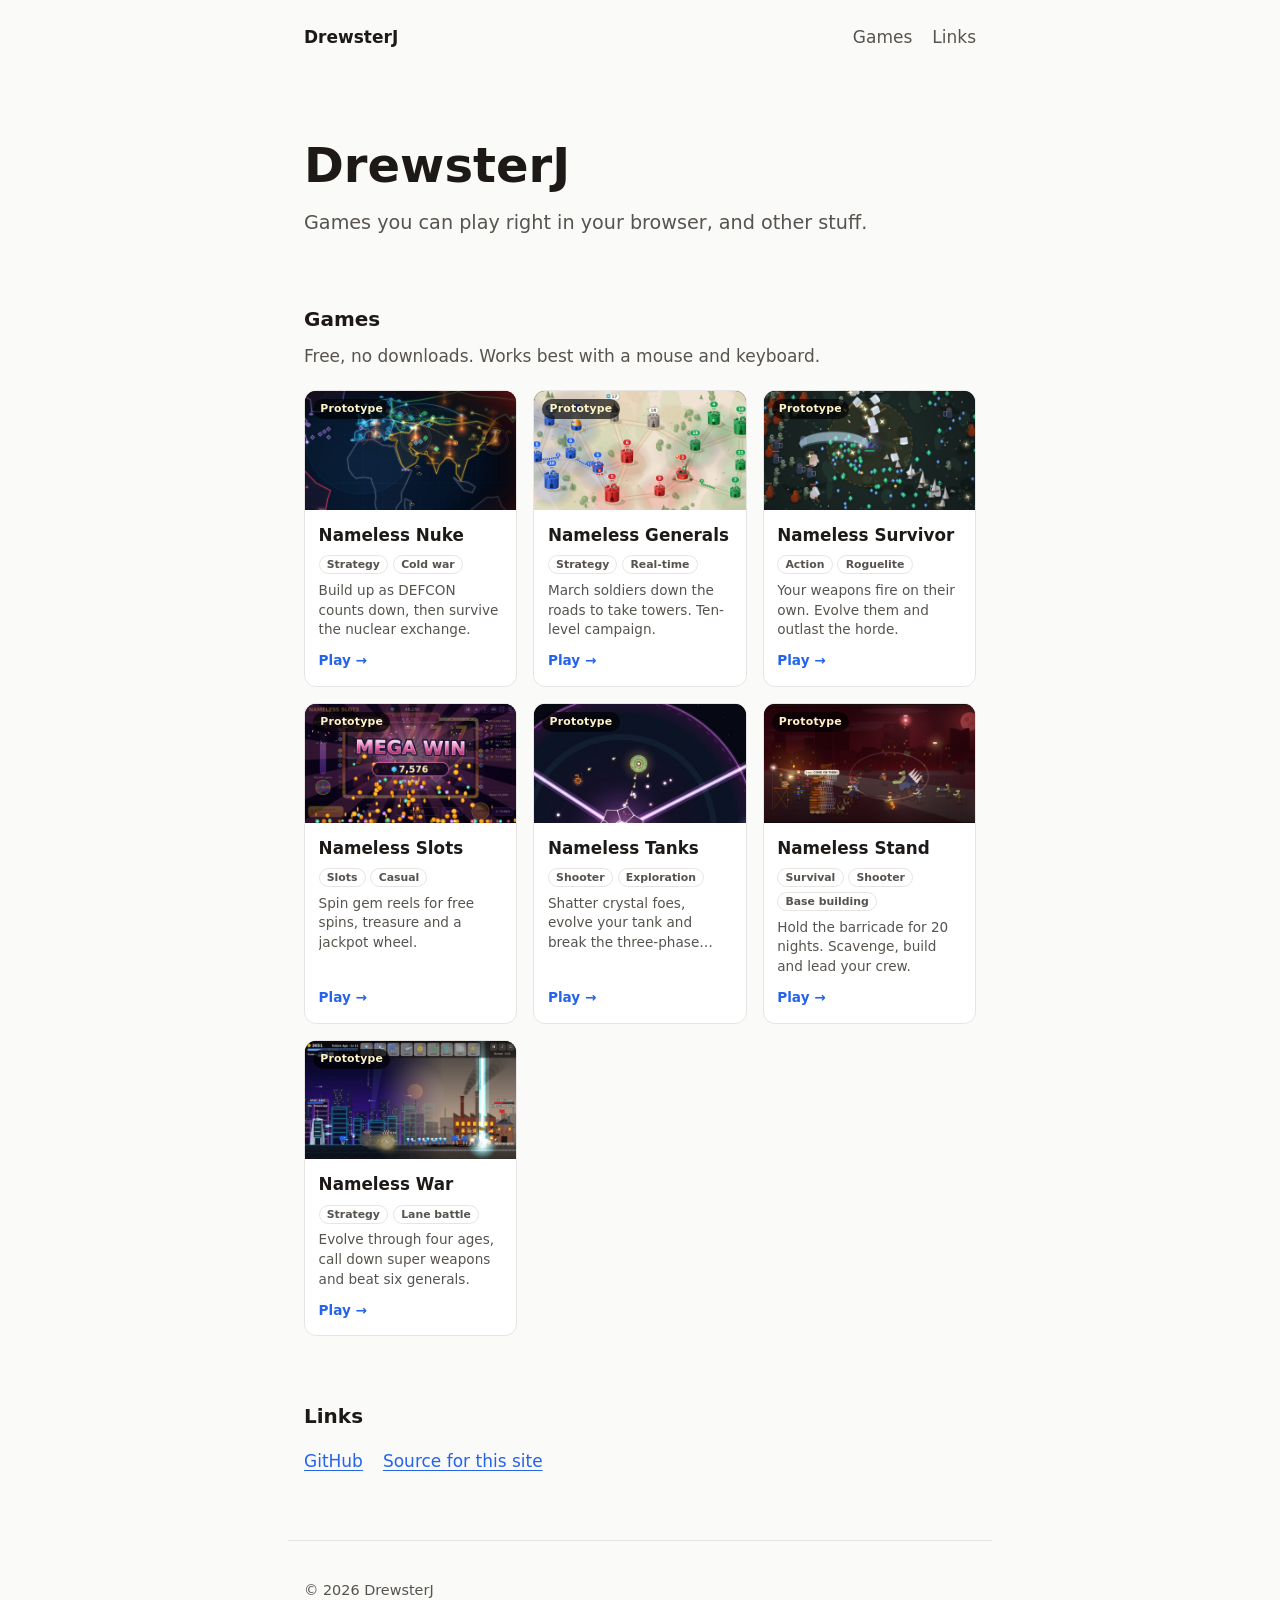
<file: index.html>
<!doctype html>
<html lang="en">
<head>
  <meta charset="utf-8">
  <meta name="viewport" content="width=device-width, initial-scale=1">
  <title>DrewsterJ</title>
  <meta name="description" content="DrewsterJ: games you can play in your browser, and other stuff.">
  <link rel="canonical" href="https://drewsterj.com/">
  <link rel="icon" href="favicon.svg" type="image/svg+xml">
  <link rel="stylesheet" href="style.css">

  <meta property="og:title" content="DrewsterJ">
  <meta property="og:description" content="DrewsterJ: games you can play in your browser, and other stuff.">
  <meta property="og:url" content="https://drewsterj.com/">
  <meta property="og:type" content="website">
  <meta property="og:image" content="https://drewsterj.com/games/nameless-stand/thumb.jpg">
</head>
<body>
  <header class="site-header">
    <a class="brand" href="/">DrewsterJ</a>
    <nav>
      <a href="#games">Games</a>
      <a href="#links">Links</a>
    </nav>
  </header>

  <main>
    <section class="hero">
      <h1>DrewsterJ</h1>
      <p class="lede">Games you can play right in your browser, and other stuff.</p>
    </section>

    <section id="games">
      <div class="section-head">
        <h2>Games</h2>
        <p>Free, no downloads. Works best with a mouse and keyboard.</p>
      </div>
      <ul class="games">
        <!-- One <li> per web game. Thumbnails are 960px wide JPEGs captured from the game. -->
        <li>
          <a class="game" href="games/nameless-nuke/">
            <div class="game-thumb">
              <img src="games/nameless-nuke/thumb.jpg" alt="Nameless Nuke: a glowing world map with continents outlined in team colours and missile trails arcing between them" width="960" height="540" loading="lazy">
              <span class="badge">Prototype</span>
            </div>
            <div class="game-body">
              <h3>Nameless Nuke</h3>
              <ul class="tags">
                <li>Strategy</li>
                <li>Cold war</li>
              </ul>
              <p>Build up as DEFCON counts down, then survive the nuclear exchange.</p>
              <span class="play">Play <span aria-hidden="true">→</span></span>
            </div>
          </a>
        </li>
        <li>
          <a class="game" href="games/nameless-generals/">
            <div class="game-thumb">
              <img src="games/nameless-generals/thumb.jpg" alt="Nameless Generals: blue, red and green towers joined by roads, with columns of soldiers marching between them" width="960" height="540" loading="lazy">
              <span class="badge">Prototype</span>
            </div>
            <div class="game-body">
              <h3>Nameless Generals</h3>
              <ul class="tags">
                <li>Strategy</li>
                <li>Real-time</li>
              </ul>
              <p>March soldiers down the roads to take towers. Ten-level campaign.</p>
              <span class="play">Play <span aria-hidden="true">→</span></span>
            </div>
          </a>
        </li>
        <li>
          <a class="game" href="games/nameless-survivor/">
            <div class="game-thumb">
              <img src="games/nameless-survivor/thumb.jpg" alt="Nameless Survivor: a hooded figure in a ring of light, hurling cleavers and daggers into a horde on a moonlit moor" width="960" height="540" loading="lazy">
              <span class="badge">Prototype</span>
            </div>
            <div class="game-body">
              <h3>Nameless Survivor</h3>
              <ul class="tags">
                <li>Action</li>
                <li>Roguelite</li>
              </ul>
              <p>Your weapons fire on their own. Evolve them and outlast the horde.</p>
              <span class="play">Play <span aria-hidden="true">→</span></span>
            </div>
          </a>
        </li>
        <li>
          <a class="game" href="games/nameless-slots/">
            <div class="game-thumb">
              <img src="games/nameless-slots/thumb.jpg" alt="Nameless Slots: a gold-framed slot machine with gem reels and a winning line of lucky sevens" width="960" height="540" loading="lazy">
              <span class="badge">Prototype</span>
            </div>
            <div class="game-body">
              <h3>Nameless Slots</h3>
              <ul class="tags">
                <li>Slots</li>
                <li>Casual</li>
              </ul>
              <p>Spin gem reels for free spins, treasure and a jackpot wheel.</p>
              <span class="play">Play <span aria-hidden="true">→</span></span>
            </div>
          </a>
        </li>
        <li>
          <a class="game" href="games/nameless-tanks/">
            <div class="game-thumb">
              <img src="games/nameless-tanks/thumb.jpg" alt="Nameless Tanks: a glowing crystal tank fighting geometric enemies in a neon arena" width="960" height="540" loading="lazy">
              <span class="badge">Prototype</span>
            </div>
            <div class="game-body">
              <h3>Nameless Tanks</h3>
              <ul class="tags">
                <li>Shooter</li>
                <li>Exploration</li>
              </ul>
              <p>Shatter crystal foes, evolve your tank and break the three-phase Core.</p>
              <span class="play">Play <span aria-hidden="true">→</span></span>
            </div>
          </a>
        </li>
        <li>
          <a class="game" href="games/nameless-stand/">
            <div class="game-thumb">
              <img src="games/nameless-stand/thumb.jpg" alt="Nameless Stand: survivors behind a barricade shooting at a horde of zombies at night" width="960" height="540" loading="lazy">
              <span class="badge">Prototype</span>
            </div>
            <div class="game-body">
              <h3>Nameless Stand</h3>
              <ul class="tags">
                <li>Survival</li>
                <li>Shooter</li>
                <li>Base building</li>
              </ul>
              <p>Hold the barricade for 20 nights. Scavenge, build and lead your crew.</p>
              <span class="play">Play <span aria-hidden="true">→</span></span>
            </div>
          </a>
        </li>
        <li>
          <a class="game" href="games/nameless-war/">
            <div class="game-thumb">
              <img src="games/nameless-war/thumb.jpg" alt="Nameless War: two armies clash between their castles as rocks rain down" width="960" height="540" loading="lazy">
              <span class="badge">Prototype</span>
            </div>
            <div class="game-body">
              <h3>Nameless War</h3>
              <ul class="tags">
                <li>Strategy</li>
                <li>Lane battle</li>
              </ul>
              <p>Evolve through four ages, call down super weapons and beat six generals.</p>
              <span class="play">Play <span aria-hidden="true">→</span></span>
            </div>
          </a>
        </li>
      </ul>
    </section>

    <section id="links">
      <h2>Links</h2>
      <ul class="links">
        <li><a href="https://github.com/DrewsterJ">GitHub</a></li>
        <li><a href="https://github.com/DrewsterJ/drewsterj.com">Source for this site</a></li>
      </ul>
    </section>
  </main>

  <footer class="site-footer">
    <p>&copy; <span id="year">2026</span> DrewsterJ</p>
  </footer>

  <script>
    document.getElementById("year").textContent = new Date().getFullYear();
  </script>
</body>
</html>
</file>
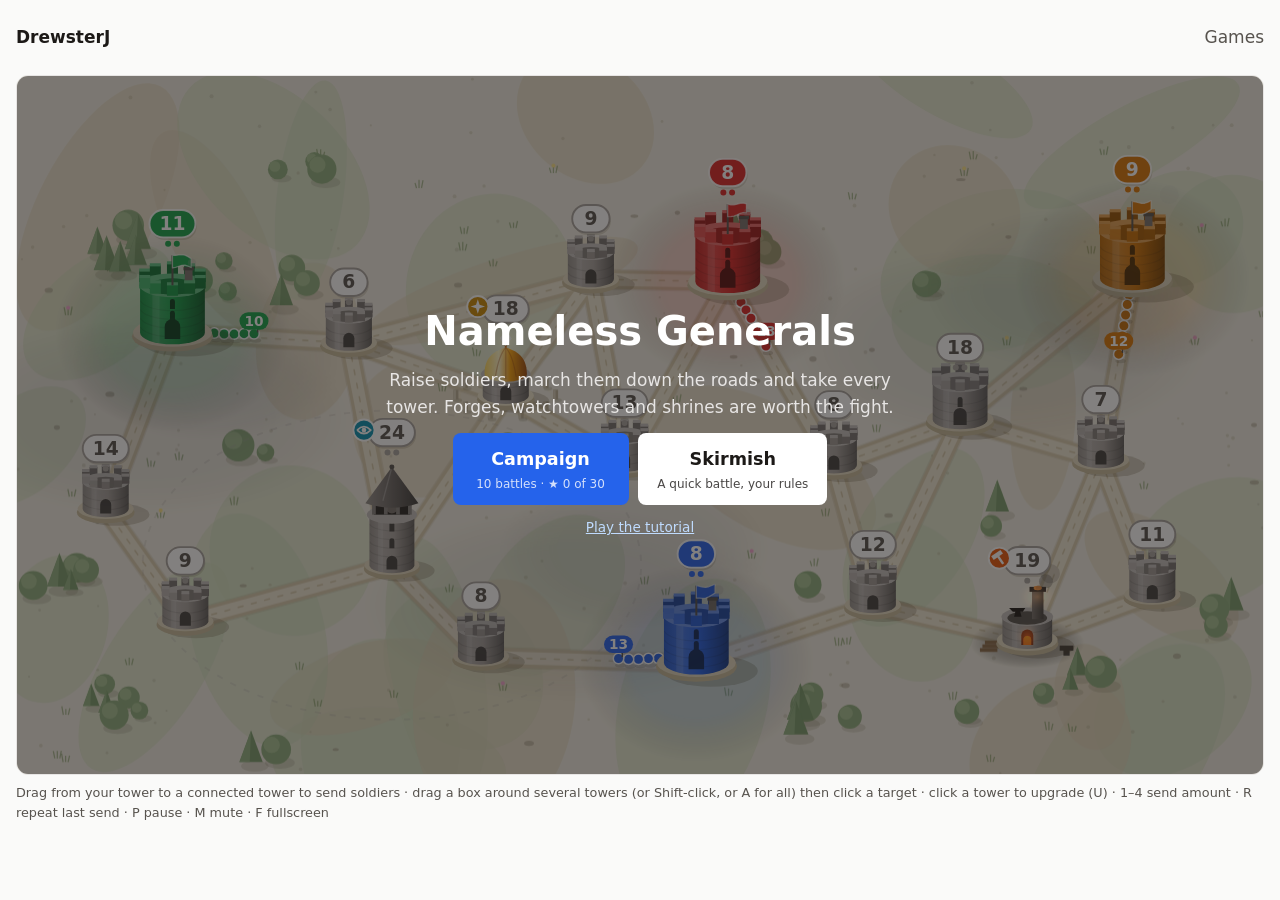
<file: games/nameless-generals/index.html>
<!doctype html>
<html lang="en">
<head>
  <meta charset="utf-8">
  <meta name="viewport" content="width=device-width, initial-scale=1">
  <title>Nameless Generals · DrewsterJ</title>
  <meta name="description" content="Nameless Generals: take towers, raise soldiers and march them along the roads to conquer the map. Ten-level campaign, skirmishes, forges, watchtowers and shrines.">
  <link rel="icon" href="../../favicon.svg" type="image/svg+xml">
  <link rel="stylesheet" href="../../style.css">
  <link rel="stylesheet" href="game.css">
</head>
<body>
  <header class="site-header nw-header">
    <a class="brand" href="../../">DrewsterJ</a>
    <nav>
      <a href="../../#games">Games</a>
    </nav>
  </header>

  <main class="nw">
    <div id="stage" class="nw-stage">
      <canvas id="game" aria-label="Nameless Generals. Drag from your towers to a connected tower to send soldiers. P pauses."></canvas>
      <div id="overlay" class="nw-overlay"></div>
    </div>
    <p class="nw-hint">Drag from your tower to a connected tower to send soldiers · drag a box around several towers (or Shift-click, or A for all) then click a target · click a tower to upgrade (U) · 1–4 send amount · R repeat last send · P pause · M mute · F fullscreen</p>
  </main>

  <script src="game.js"></script>
</body>
</html>
</file>
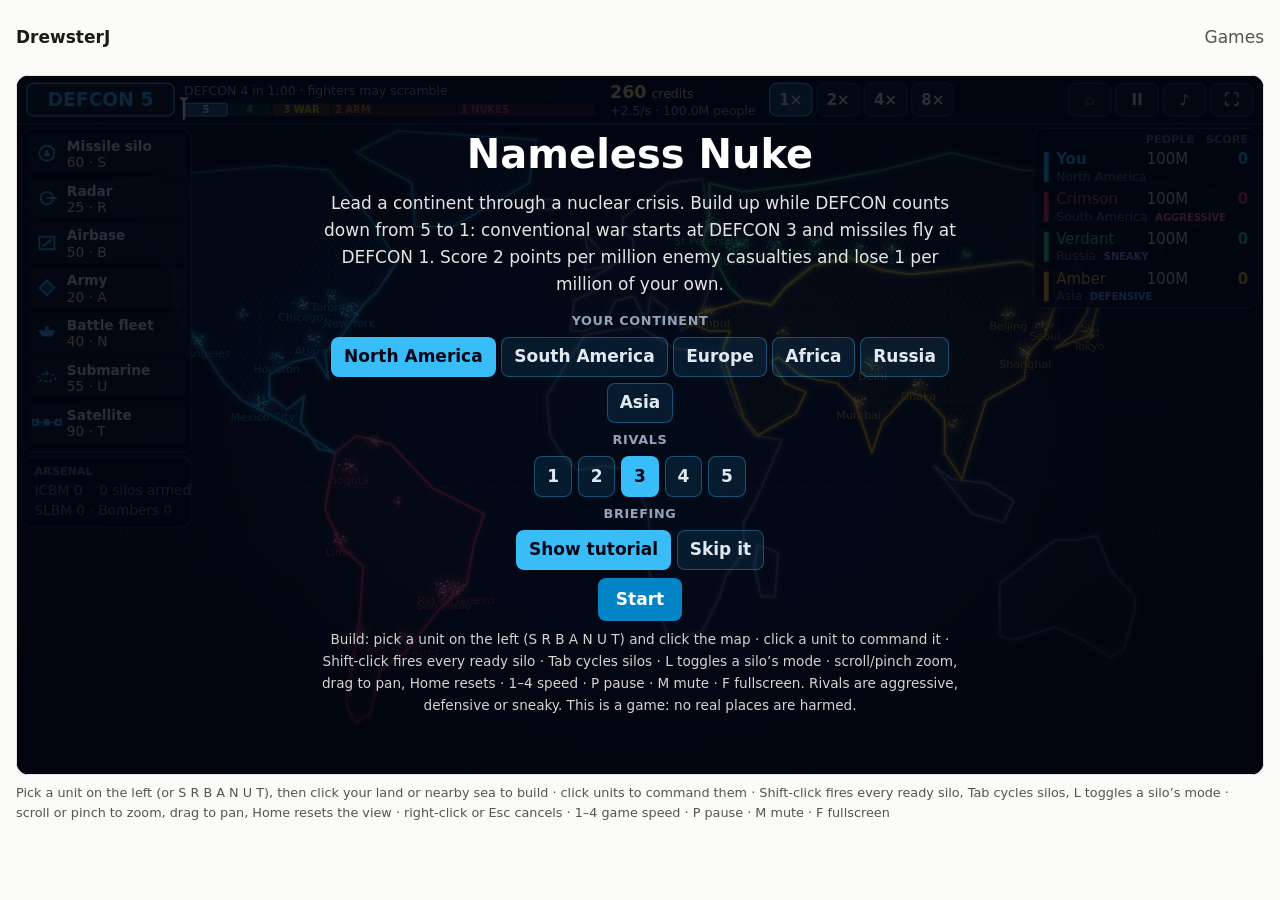
<file: games/nameless-nuke/index.html>
<!doctype html>
<html lang="en">
<head>
  <meta charset="utf-8">
  <meta name="viewport" content="width=device-width, initial-scale=1">
  <title>Nameless Nuke · DrewsterJ</title>
  <meta name="description" content="Nameless Nuke: lead a continent through a nuclear crisis. Build silos, radar, fleets, armies and satellites as DEFCON counts down.">
  <link rel="icon" href="../../favicon.svg" type="image/svg+xml">
  <link rel="stylesheet" href="../../style.css">
  <link rel="stylesheet" href="game.css">
</head>
<body>
  <header class="site-header nw-header">
    <a class="brand" href="../../">DrewsterJ</a>
    <nav>
      <a href="../../#games">Games</a>
    </nav>
  </header>

  <main class="nw">
    <div id="stage" class="nw-stage">
      <canvas id="game" aria-label="Nameless Nuke. Choose a unit on the left and click the map to build; click your units to command them. Scroll to zoom, drag to pan. P pauses."></canvas>
      <div id="overlay" class="nw-overlay"></div>
    </div>
    <p class="nw-hint">Pick a unit on the left (or S R B A N U T), then click your land or nearby sea to build · click units to command them · Shift-click fires every ready silo, Tab cycles silos, L toggles a silo’s mode · scroll or pinch to zoom, drag to pan, Home resets the view · right-click or Esc cancels · 1–4 game speed · P pause · M mute · F fullscreen</p>
  </main>

  <script src="game.js"></script>
</body>
</html>
</file>
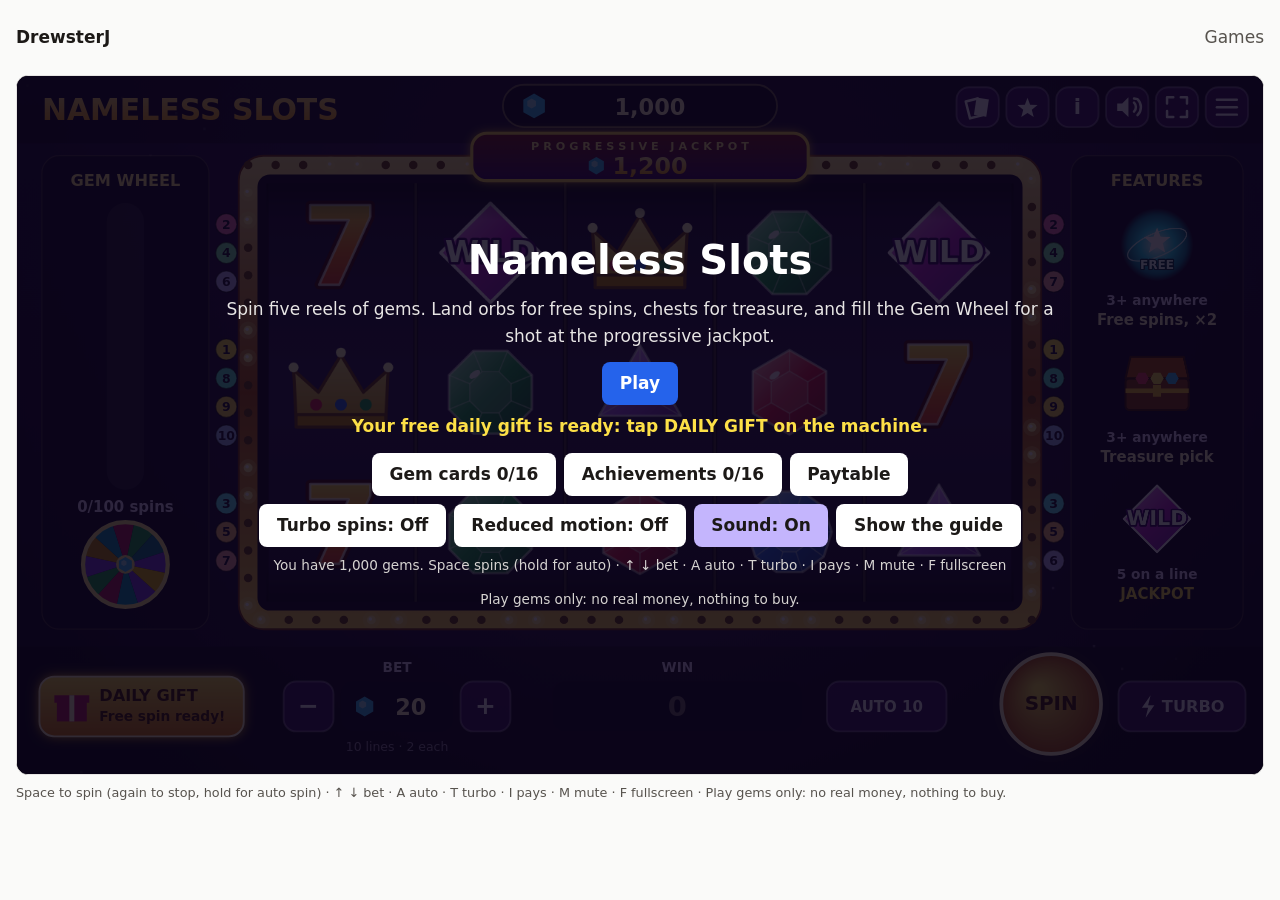
<file: games/nameless-slots/index.html>
<!doctype html>
<html lang="en">
<head>
  <meta charset="utf-8">
  <meta name="viewport" content="width=device-width, initial-scale=1">
  <title>Nameless Slots · DrewsterJ</title>
  <meta name="description" content="Nameless Slots: a gem slot machine with free spins, a treasure pick, a prize wheel, a progressive jackpot and a gem card album. Play gems only.">
  <link rel="icon" href="../../favicon.svg" type="image/svg+xml">
  <link rel="stylesheet" href="../../style.css">
  <link rel="stylesheet" href="game.css">
</head>
<body>
  <header class="site-header nw-header">
    <a class="brand" href="../../">DrewsterJ</a>
    <nav>
      <a href="../../#games">Games</a>
    </nav>
  </header>

  <main class="nw">
    <div id="stage" class="nw-stage">
      <canvas id="game" aria-label="Nameless Slots. Space spins (hold for auto spin), up and down change the bet, A starts auto spin, T toggles turbo, I shows the pays."></canvas>
      <div id="overlay" class="nw-overlay"></div>
    </div>
    <p class="nw-hint">Space to spin (again to stop, hold for auto spin) · ↑ ↓ bet · A auto · T turbo · I pays · M mute · F fullscreen · Play gems only: no real money, nothing to buy.</p>
  </main>

  <script src="game.js"></script>
</body>
</html>
</file>
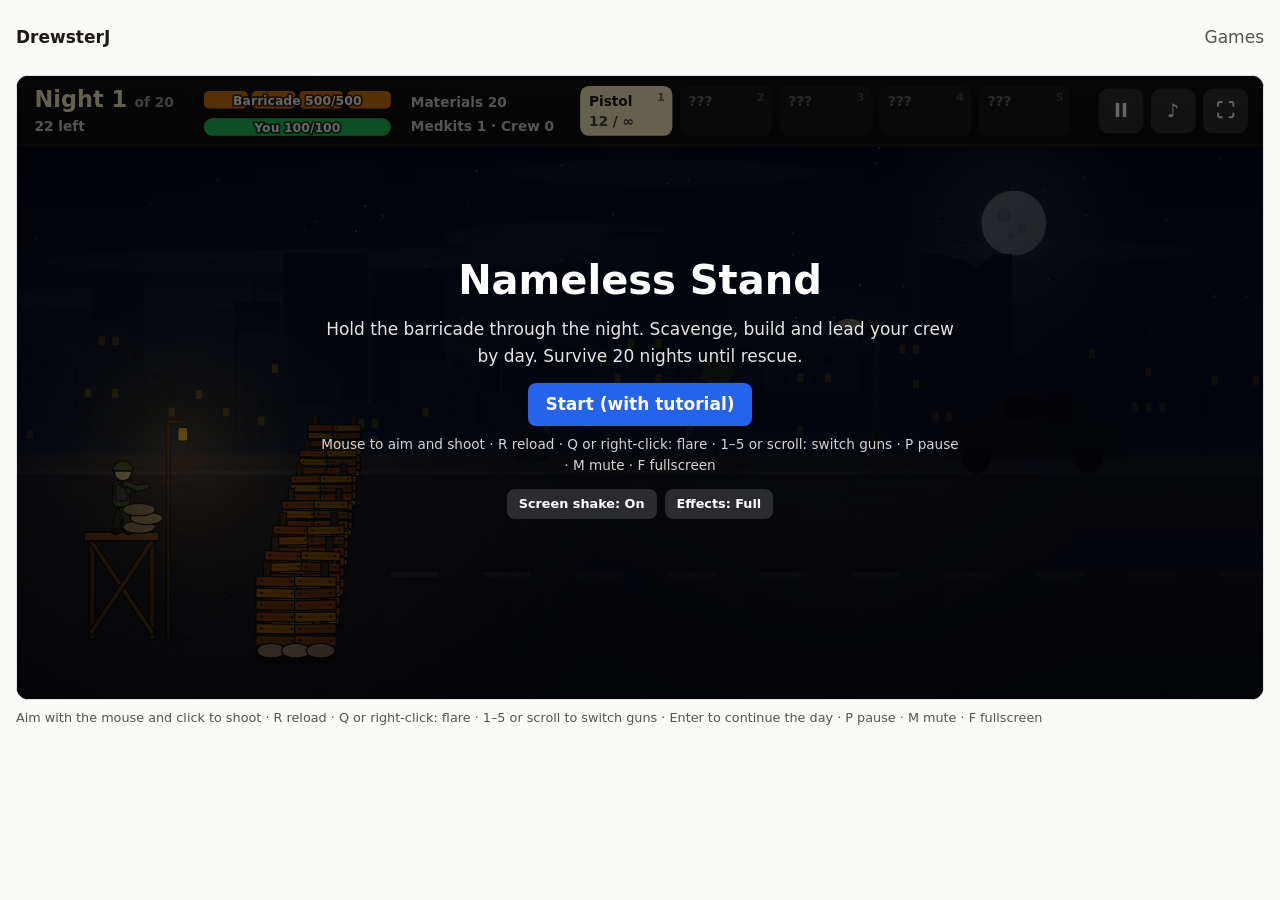
<file: games/nameless-stand/index.html>
<!doctype html>
<html lang="en">
<head>
  <meta charset="utf-8">
  <meta name="viewport" content="width=device-width, initial-scale=1">
  <title>Nameless Stand · DrewsterJ</title>
  <meta name="description" content="Nameless Stand: hold the barricade for 20 nights with your crew, then scavenge, build and plan by day.">
  <link rel="icon" href="../../favicon.svg" type="image/svg+xml">
  <link rel="stylesheet" href="../../style.css">
  <link rel="stylesheet" href="game.css">
</head>
<body>
  <header class="site-header nw-header">
    <a class="brand" href="../../">DrewsterJ</a>
    <nav>
      <a href="../../#games">Games</a>
    </nav>
  </header>

  <main class="nw">
    <div id="stage" class="nw-stage">
      <canvas id="game" aria-label="Nameless Stand. Aim with the mouse and click to shoot. R reloads, Q or right-click fires a flare, 1 to 5 switch guns, P pauses."></canvas>
      <div id="overlay" class="nw-overlay"></div>
    </div>
    <p class="nw-hint">Aim with the mouse and click to shoot · R reload · Q or right-click: flare · 1–5 or scroll to switch guns · Enter to continue the day · P pause · M mute · F fullscreen</p>
  </main>

  <script src="game.js"></script>
</body>
</html>
</file>
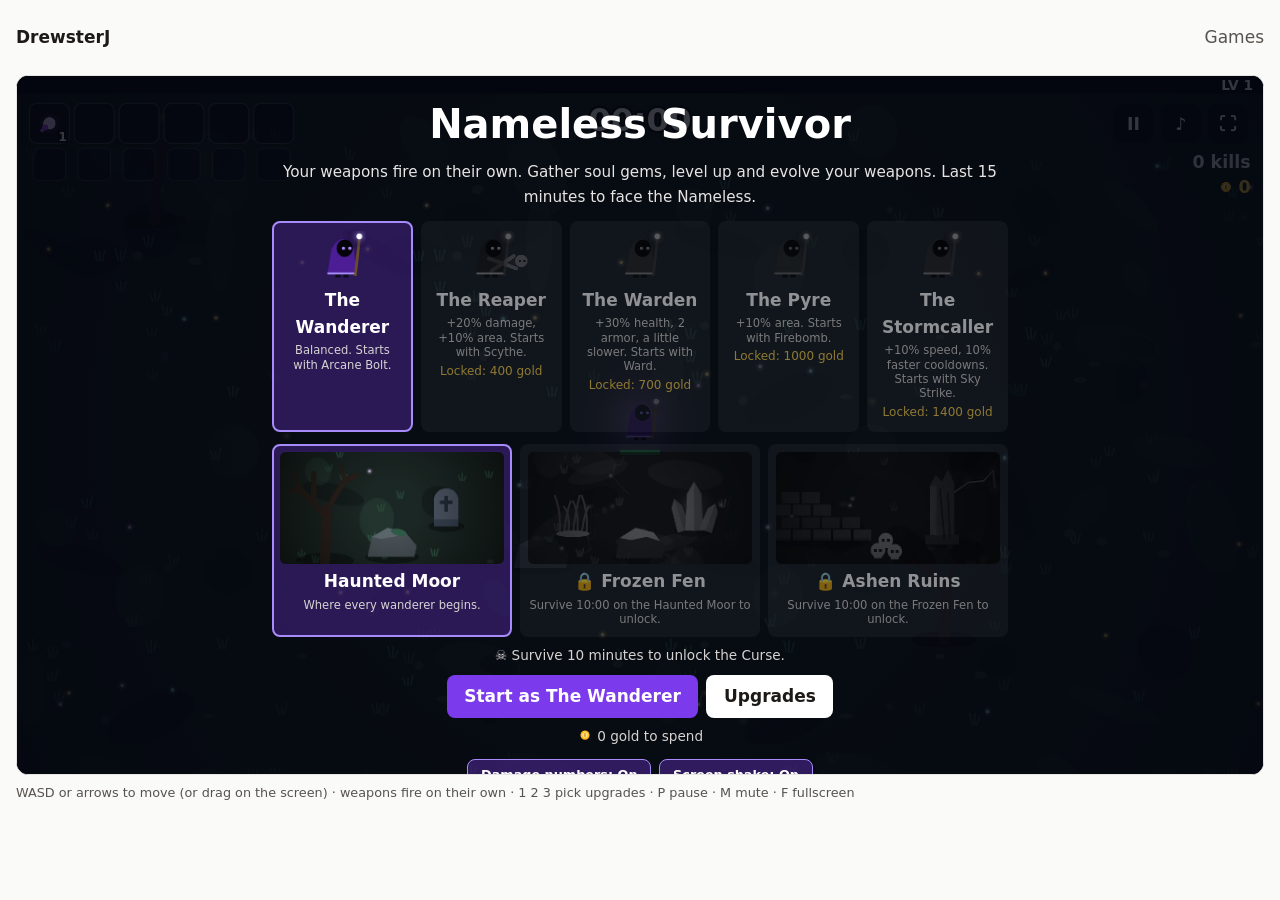
<file: games/nameless-survivor/index.html>
<!doctype html>
<html lang="en">
<head>
  <meta charset="utf-8">
  <meta name="viewport" content="width=device-width, initial-scale=1">
  <title>Nameless Survivor · DrewsterJ</title>
  <meta name="description" content="Nameless Survivor: your weapons fire on their own. Level up, evolve them, and survive fifteen minutes on a haunted moor, a frozen fen or in ashen ruins.">
  <link rel="icon" href="../../favicon.svg" type="image/svg+xml">
  <link rel="stylesheet" href="../../style.css">
  <link rel="stylesheet" href="game.css">
</head>
<body>
  <header class="site-header nw-header">
    <a class="brand" href="../../">DrewsterJ</a>
    <nav>
      <a href="../../#games">Games</a>
    </nav>
  </header>

  <main class="nw">
    <div id="stage" class="nw-stage">
      <canvas id="game" aria-label="Nameless Survivor. WASD or arrow keys move, weapons fire automatically, P pauses."></canvas>
      <div id="overlay" class="nw-overlay"></div>
    </div>
    <p class="nw-hint">WASD or arrows to move (or drag on the screen) · weapons fire on their own · 1 2 3 pick upgrades · P pause · M mute · F fullscreen</p>
  </main>

  <script src="game.js"></script>
</body>
</html>
</file>
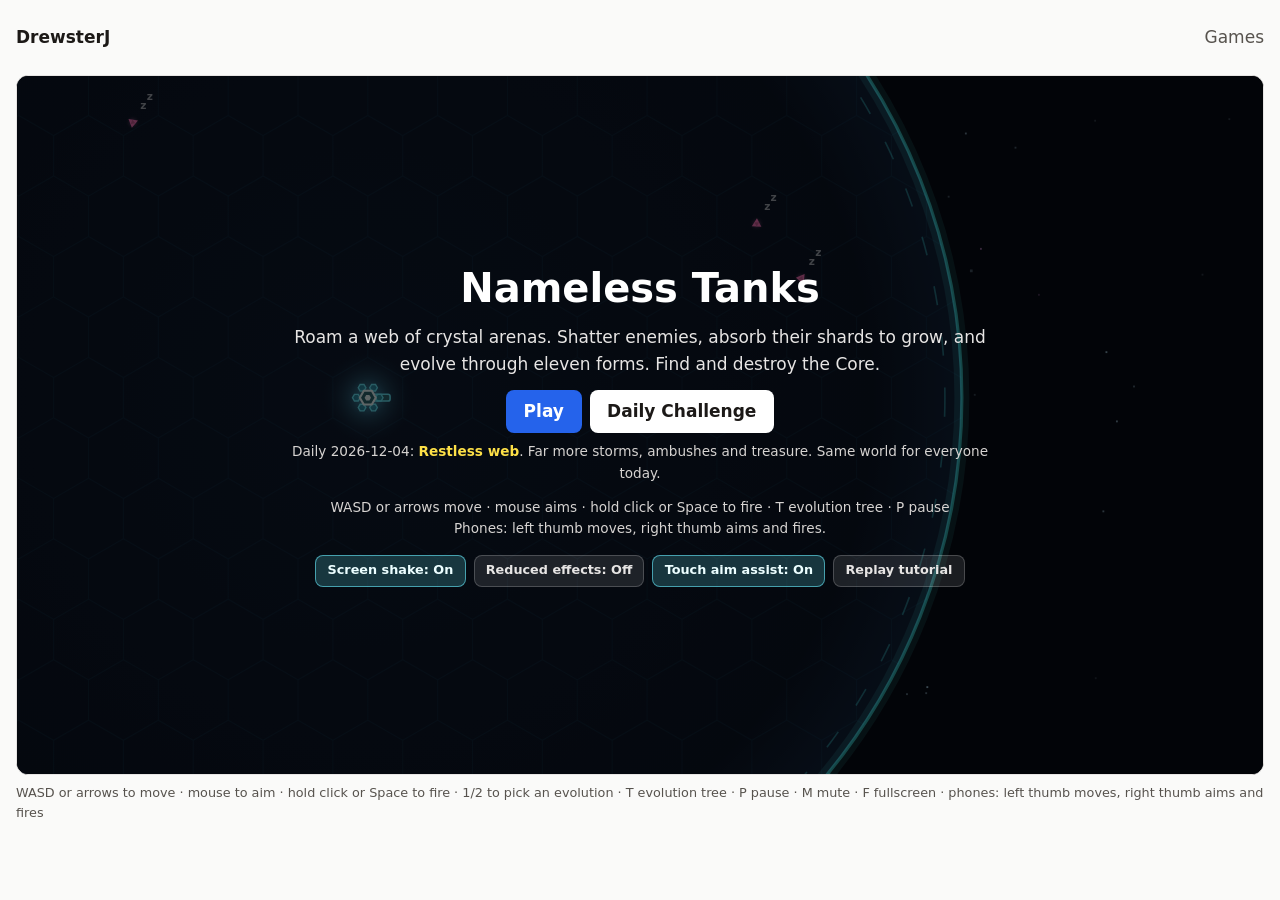
<file: games/nameless-tanks/index.html>
<!doctype html>
<html lang="en">
<head>
  <meta charset="utf-8">
  <meta name="viewport" content="width=device-width, initial-scale=1">
  <title>Nameless Tanks · DrewsterJ</title>
  <meta name="description" content="Nameless Tanks: roam crystal arenas, absorb shards, and evolve your tank.">
  <link rel="icon" href="../../favicon.svg" type="image/svg+xml">
  <link rel="stylesheet" href="../../style.css">
  <link rel="stylesheet" href="game.css">
</head>
<body>
  <header class="site-header nw-header">
    <a class="brand" href="../../">DrewsterJ</a>
    <nav>
      <a href="../../#games">Games</a>
    </nav>
  </header>

  <main class="nw">
    <div id="stage" class="nw-stage">
      <canvas id="game" aria-label="Nameless Tanks. WASD or arrow keys move, the mouse aims, hold click or Space to fire, T opens the evolution tree, P pauses. On touch screens the left thumb moves and the right thumb aims and fires."></canvas>
      <div id="overlay" class="nw-overlay"></div>
    </div>
    <p class="nw-hint">WASD or arrows to move · mouse to aim · hold click or Space to fire · 1/2 to pick an evolution · T evolution tree · P pause · M mute · F fullscreen · phones: left thumb moves, right thumb aims and fires</p>
  </main>

  <script src="game.js"></script>
</body>
</html>
</file>
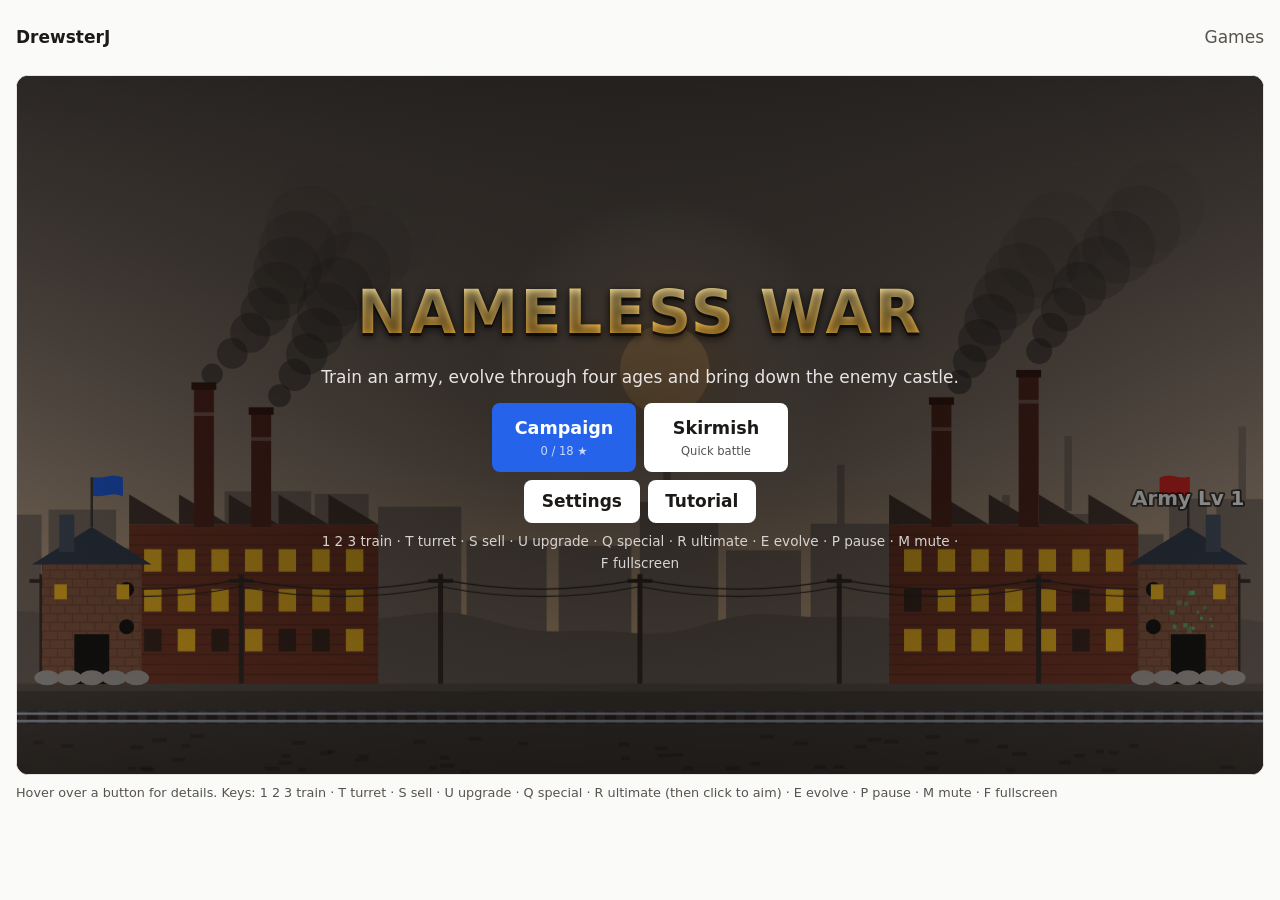
<file: games/nameless-war/index.html>
<!doctype html>
<html lang="en">
<head>
  <meta charset="utf-8">
  <meta name="viewport" content="width=device-width, initial-scale=1">
  <title>Nameless War · DrewsterJ</title>
  <meta name="description" content="Nameless War: train an army, evolve through four ages, unleash super weapons and defeat six rival generals.">
  <link rel="icon" href="../../favicon.svg" type="image/svg+xml">
  <link rel="stylesheet" href="../../style.css">
  <link rel="stylesheet" href="game.css">
</head>
<body>
  <header class="site-header nw-header">
    <a class="brand" href="../../">DrewsterJ</a>
    <nav>
      <a href="../../#games">Games</a>
    </nav>
  </header>

  <main class="nw">
    <div id="stage" class="nw-stage">
      <canvas id="game" aria-label="Nameless War. Keys: 1 2 3 train units, T build turret, S sell, U upgrade, Q special, R ultimate, E evolve, P pause."></canvas>
      <div id="overlay" class="nw-overlay"></div>
    </div>
    <p class="nw-hint">Hover over a button for details. Keys: 1 2 3 train · T turret · S sell · U upgrade · Q special · R ultimate (then click to aim) · E evolve · P pause · M mute · F fullscreen</p>
    <p class="nw-rotate">Tip: turn your phone sideways for a bigger battlefield.</p>
  </main>

  <script src="game.js"></script>
</body>
</html>
</file>
<file: style.css>
:root {
  --bg: #fafaf9;
  --fg: #1c1917;
  --muted: #57534e;
  --accent: #2563eb;
  --on-accent: #ffffff;
  --card: #ffffff;
  --border: #e7e5e4;
  --max: 44rem;
}

@media (prefers-color-scheme: dark) {
  :root {
    --bg: #111110;
    --fg: #f5f5f4;
    --muted: #a8a29e;
    --accent: #60a5fa;
    --on-accent: #0b1220;
    --card: #1c1b1a;
    --border: #2e2c2a;
  }
}

*,
*::before,
*::after {
  box-sizing: border-box;
}

html {
  scroll-behavior: smooth;
}

body {
  margin: 0;
  background: var(--bg);
  color: var(--fg);
  font-family: system-ui, -apple-system, "Segoe UI", Roboto, sans-serif;
  font-size: 1.0625rem;
  line-height: 1.6;
}

a {
  color: var(--accent);
  text-decoration-thickness: 1px;
  text-underline-offset: 3px;
}

.site-header,
main,
.site-footer {
  max-width: var(--max);
  margin: 0 auto;
  padding: 0 1rem;
}

.site-header {
  display: flex;
  flex-wrap: wrap;
  gap: 1rem;
  align-items: center;
  justify-content: space-between;
  padding-top: 1.5rem;
  padding-bottom: 1.5rem;
}

.brand {
  color: var(--fg);
  font-weight: 700;
  text-decoration: none;
}

nav {
  display: flex;
  gap: 1.25rem;
}

nav a {
  color: var(--muted);
  text-decoration: none;
}

nav a:hover {
  color: var(--fg);
}

section {
  padding: 2rem 0;
}

.hero {
  padding-top: 4rem;
}

h1 {
  font-size: clamp(2rem, 6vw, 3rem);
  line-height: 1.1;
  margin: 0 0 1rem;
}

h2 {
  font-size: 1.25rem;
  margin: 0 0 1rem;
}

h3 {
  font-size: 1.05rem;
  margin: 0 0 0.25rem;
}

.lede {
  color: var(--muted);
  font-size: 1.2rem;
  margin: 0;
}

.section-head p {
  color: var(--muted);
  margin: -0.5rem 0 1.25rem;
}

.games {
  list-style: none;
  padding: 0;
  margin: 0;
  display: grid;
  gap: 1rem;
  grid-template-columns: repeat(auto-fill, minmax(12.5rem, 1fr));
}

.game {
  display: flex;
  flex-direction: column;
  height: 100%;
  background: var(--card);
  border: 1px solid var(--border);
  border-radius: 0.75rem;
  overflow: hidden;
  color: inherit;
  text-decoration: none;
  transition: transform 0.2s ease, box-shadow 0.2s ease, border-color 0.2s ease;
}

.game:hover,
.game:focus-visible {
  transform: translateY(-2px);
  border-color: var(--accent);
  box-shadow: 0 10px 22px -12px rgb(0 0 0 / 0.35);
}

.game:focus-visible {
  outline: 2px solid var(--accent);
  outline-offset: 3px;
}

.game-thumb {
  position: relative;
  overflow: hidden;
  background: #111;
  aspect-ratio: 16 / 9;
}

.game-thumb img {
  display: block;
  width: 100%;
  height: 100%;
  object-fit: cover;
  object-position: center 75%;
  transition: transform 0.4s ease;
}

.game:hover .game-thumb img {
  transform: scale(1.05);
}

.badge {
  position: absolute;
  top: 0.5rem;
  left: 0.5rem;
  padding: 0.1rem 0.45rem;
  border-radius: 999px;
  background: rgb(0 0 0 / 0.65);
  color: #fef3c7;
  font-size: 0.68rem;
  font-weight: 600;
  letter-spacing: 0.02em;
}

.game-body {
  display: flex;
  flex-direction: column;
  flex: 1;
  gap: 0.4rem;
  padding: 0.75rem 0.85rem 0.85rem;
}

.game-body h3 {
  font-size: 1.05rem;
  margin: 0;
}

.game-body p {
  margin: 0;
  color: var(--muted);
  font-size: 0.85rem;
  line-height: 1.45;
  display: -webkit-box;
  -webkit-line-clamp: 3;
  -webkit-box-orient: vertical;
  overflow: hidden;
}

.tags {
  list-style: none;
  padding: 0;
  margin: 0;
  display: flex;
  flex-wrap: wrap;
  gap: 0.3rem;
}

.tags li {
  padding: 0 0.45rem;
  border-radius: 999px;
  border: 1px solid var(--border);
  color: var(--muted);
  font-size: 0.68rem;
  font-weight: 600;
}

.play {
  margin-top: auto;
  padding-top: 0.25rem;
  color: var(--accent);
  font-weight: 600;
  font-size: 0.85rem;
}

@media (prefers-reduced-motion: reduce) {
  .game,
  .game-thumb img {
    transition: none;
  }

  .game:hover,
  .game:hover .game-thumb img {
    transform: none;
  }
}

.links {
  list-style: none;
  padding: 0;
  margin: 0;
  display: flex;
  flex-wrap: wrap;
  gap: 1.25rem;
}

.site-footer {
  border-top: 1px solid var(--border);
  color: var(--muted);
  font-size: 0.9rem;
  margin-top: 2rem;
  padding-top: 1.5rem;
  padding-bottom: 2rem;
}
</file>
<file: games/nameless-generals/game.css>
.nw-header,
.nw {
  max-width: 64rem;
}

.nw {
  margin: 0 auto;
  padding: 0 1rem 2rem;
  -webkit-user-select: none;
  user-select: none;
}

.nw-stage {
  position: relative;
  border-radius: 0.75rem;
  overflow: hidden;
  border: 1px solid var(--border);
  background: #000;
}

.nw-stage canvas {
  display: block;
  width: 100%;
  aspect-ratio: 1000 / 560;
  touch-action: none; /* drags are orders, not page scrolls */
}

/* Fullscreen: letterbox the canvas at its aspect ratio. */
.nw-stage:fullscreen {
  display: flex;
  align-items: center;
  justify-content: center;
  border: 0;
  border-radius: 0;
}

.nw-stage:fullscreen canvas {
  width: min(100vw, 178.57vh);
}

.nw-hint {
  margin: 0.5rem 0 0;
  font-size: 0.8rem;
  color: var(--muted);
}

.nw-overlay {
  position: absolute;
  inset: 0;
  display: none;
  align-items: center;
  justify-content: center;
  padding: 1rem;
  background: rgb(0 0 0 / 0.6);
  color: #fff;
  text-align: center;
  overflow-y: auto;
}

.nw-overlay.open {
  display: flex;
}

.nw-overlay h2 {
  font-size: clamp(1.5rem, 5vw, 2.5rem);
  margin: 0 0 0.25rem;
}

.nw-overlay p {
  margin: 0.25rem 0 0.75rem;
  color: #e7e5e4;
}

.nw-overlay .row {
  display: flex;
  flex-wrap: wrap;
  justify-content: center;
  gap: 0.5rem;
  margin: 0.5rem 0;
}

.nw-overlay button {
  font: inherit;
  padding: 0.5rem 1.1rem;
  font-weight: 600;
  background: #fff;
  color: #1c1917;
  border: 0;
  border-radius: 0.5rem;
  cursor: pointer;
}

.nw-overlay button.primary {
  background: var(--accent);
  color: #fff;
}

.nw-overlay .help {
  font-size: 0.85rem;
  color: #d6d3d1;
}

/* Nameless Generals: a light board. */
.nw-stage {
  background: #f1ede2;
}

.nw-overlay {
  background: rgb(28 25 23 / 0.55);
}

.nw-overlay button.primary {
  background: #2563eb;
}

.ng-panel {
  width: 100%;
  max-width: 34rem;
  margin: auto;
}

.ng-opt {
  display: flex;
  flex-wrap: wrap;
  align-items: center;
  justify-content: center;
  gap: 0.35rem;
  margin: 0.4rem 0;
}

.ng-opt span {
  min-width: 5.5rem;
  text-align: right;
  margin-right: 0.35rem;
  font-weight: 600;
}

.nw-overlay .ng-opt button {
  padding: 0.35rem 0.8rem;
  background: rgb(255 255 255 / 0.15);
  color: #fff;
}

.nw-overlay .ng-opt button.on {
  background: #fff;
  color: #1c1917;
}

/* Use as much of the window as fits: the full width, or as wide as the
   window's height allows at the game's 1000:560 shape. */
.nw-header,
.nw {
  max-width: max(64rem, min(100%, calc((100vh - 9rem) * 1000 / 560 + 2rem)));
}

/* Main menu: two big mode buttons. */
.ng-modes {
  display: flex;
  flex-wrap: wrap;
  justify-content: center;
  gap: 0.6rem;
  margin: 0.75rem 0;
}

.nw-overlay .ng-mode {
  display: flex;
  flex-direction: column;
  align-items: center;
  gap: 0.15rem;
  min-width: 11rem;
  padding: 0.7rem 1.2rem;
  font-size: 1.1rem;
}

.ng-mode small {
  font-size: 0.75rem;
  font-weight: 500;
  opacity: 0.8;
}

.nw-overlay .ng-link {
  padding: 0;
  background: none;
  color: #bfdbfe;
  text-decoration: underline;
  font-weight: 500;
}

.ng-kicker {
  margin: 0;
  font-size: 0.75rem;
  font-weight: 700;
  letter-spacing: 0.08em;
  text-transform: uppercase;
  color: #fcd34d;
}

.nw-overlay .ng-goal {
  display: inline-block;
  padding: 0.3rem 0.8rem;
  border-radius: 999px;
  background: rgb(28 25 23 / 0.6);
  color: #fde68a;
  font-weight: 700;
}

/* Campaign level select. */
.ng-panel.ng-campaign {
  max-width: 46rem;
}

.ng-levels {
  display: grid;
  grid-template-columns: repeat(5, 1fr);
  gap: 0.5rem;
  margin: 0.75rem 0;
}

.nw-overlay .ng-level {
  display: flex;
  flex-direction: column;
  align-items: center;
  gap: 0.2rem;
  padding: 0.55rem 0.4rem;
  background: rgb(255 255 255 / 0.12);
  color: #fff;
  font-size: 0.8rem;
  line-height: 1.2;
  border: 1px solid rgb(255 255 255 / 0.18);
  transition: transform 0.12s, background 0.12s;
}

.nw-overlay .ng-level:not(.locked):hover {
  background: rgb(255 255 255 / 0.22);
  transform: translateY(-2px);
}

.nw-overlay .ng-level.locked {
  opacity: 0.45;
  cursor: default;
}

.ng-level .num {
  font-size: 1.3rem;
  font-weight: 800;
}

/* Stars: gold when earned; on the results screen they pop in one by one. */
.ng-stars {
  display: inline-flex;
  gap: 0.1em;
  letter-spacing: 0;
}

.ng-stars i {
  font-style: normal;
  color: rgb(255 255 255 / 0.25);
}

.ng-stars i.on {
  color: #fbbf24;
  text-shadow: 0 0 6px rgb(251 191 36 / 0.6);
}

.ng-stars.anim {
  font-size: clamp(2rem, 7vw, 3.2rem);
  margin: 0.2rem 0;
}

.ng-stars.anim i.on {
  animation: ng-star 0.5s cubic-bezier(0.3, 1.6, 0.5, 1) both;
  animation-delay: var(--d);
}

@keyframes ng-star {
  from {
    transform: scale(0) rotate(-40deg);
    opacity: 0;
  }
  to {
    transform: scale(1) rotate(0);
    opacity: 1;
  }
}

@media (prefers-reduced-motion: reduce) {
  .ng-stars.anim i.on {
    animation: none;
  }
}

/* Phones: the stage is short, so keep the menus compact. */
@media (max-width: 40rem) {
  .nw-overlay {
    padding: 0.5rem;
    font-size: 0.8rem;
  }

  .nw-overlay h2 {
    font-size: 1.25rem;
  }

  .nw-overlay p {
    margin: 0.15rem 0 0.4rem;
  }

  .nw-overlay .help {
    font-size: 0.7rem;
  }

  .ng-levels {
    grid-template-columns: repeat(5, 1fr);
    gap: 0.3rem;
    margin: 0.4rem 0;
  }

  .nw-overlay .ng-level {
    padding: 0.3rem 0.1rem;
  }

  .ng-level b {
    display: none;
  }

  .ng-level .num {
    font-size: 1rem;
  }

  .nw-overlay .ng-mode {
    min-width: 8rem;
    padding: 0.45rem 0.8rem;
    font-size: 0.95rem;
  }

  .nw-overlay button {
    padding: 0.4rem 0.8rem;
  }
}
</file>
<file: games/nameless-nuke/game.css>
/* Grow with the window at the canvas's 1000:560 shape. */
.nw-header,
.nw {
  max-width: max(64rem, min(100%, calc((100vh - 9rem) * 1000 / 560 + 2rem)));
}

.nw {
  margin: 0 auto;
  padding: 0 1rem 2rem;
  -webkit-user-select: none;
  user-select: none;
}

.nw-stage {
  position: relative;
  border-radius: 0.75rem;
  overflow: hidden;
  border: 1px solid var(--border);
  background: #000;
}

.nw-stage canvas {
  display: block;
  width: 100%;
  aspect-ratio: 1000 / 560;
  /* The map handles its own pinch-zoom and drag-pan. */
  touch-action: none;
}

/* Fullscreen: letterbox the canvas at its aspect ratio. */
.nw-stage:fullscreen {
  display: flex;
  align-items: center;
  justify-content: center;
  border: 0;
  border-radius: 0;
}

.nw-stage:fullscreen canvas {
  width: min(100vw, 178.57vh);
}

.nw-hint {
  margin: 0.5rem 0 0;
  font-size: 0.8rem;
  color: var(--muted);
}

.nw-overlay {
  position: absolute;
  inset: 0;
  display: none;
  align-items: center;
  justify-content: center;
  padding: 1rem;
  background: rgb(0 0 0 / 0.6);
  color: #fff;
  text-align: center;
  overflow-y: auto;
}

.nw-overlay.open {
  display: flex;
}

.nw-overlay h2 {
  font-size: clamp(1.5rem, 5vw, 2.5rem);
  margin: 0 0 0.25rem;
}

.nw-overlay p {
  margin: 0.25rem 0 0.75rem;
  color: #e7e5e4;
}

.nw-overlay .row {
  display: flex;
  flex-wrap: wrap;
  justify-content: center;
  gap: 0.5rem;
  margin: 0.5rem 0;
}

.nw-overlay button {
  font: inherit;
  padding: 0.5rem 1.1rem;
  font-weight: 600;
  background: #fff;
  color: #1c1917;
  border: 0;
  border-radius: 0.5rem;
  cursor: pointer;
}

.nw-overlay button.primary {
  background: var(--accent);
  color: #fff;
}

.nw-overlay .help {
  font-size: 0.85rem;
  color: #d6d3d1;
}

/* Nameless Nuke: a war-room look. */
.nw-stage {
  background: #030814;
}

.nw-overlay {
  background: rgb(2 6 16 / 0.82);
}

.nw-overlay button.primary {
  background: #0284c7;
}

.nk-panel {
  width: 100%;
  max-width: 40rem;
  margin: auto;
}

.nk-opt {
  display: flex;
  flex-wrap: wrap;
  align-items: center;
  justify-content: center;
  gap: 0.35rem;
  margin: 0.45rem 0;
}

.nk-opt span {
  width: 100%;
  font-size: 0.8rem;
  font-weight: 600;
  color: #94a3b8;
  text-transform: uppercase;
  letter-spacing: 0.05em;
}

.nw-overlay .nk-opt button {
  padding: 0.35rem 0.75rem;
  background: rgb(56 189 248 / 0.1);
  color: #e2e8f0;
  border: 1px solid rgb(56 189 248 / 0.35);
}

.nw-overlay .nk-opt button.on {
  background: #38bdf8;
  color: #020617;
}

.nk-table {
  margin: 0.5rem auto;
  border-collapse: collapse;
  font-size: 0.85rem;
}

.nk-table th,
.nk-table td {
  padding: 0.2rem 0.6rem;
  text-align: left;
}

.nk-table th {
  color: #94a3b8;
  font-weight: 600;
  border-bottom: 1px solid rgb(56 189 248 / 0.3);
}

.nk-sub {
  margin: 0.9rem 0 0.3rem;
  font-size: 0.8rem;
  font-weight: 600;
  color: #94a3b8;
  text-transform: uppercase;
  letter-spacing: 0.05em;
}

.nk-results {
  max-width: 44rem;
}

.nk-scroll {
  overflow-x: auto;
}

.nk-chart {
  display: block;
  width: 100%;
  max-width: 35rem;
  height: auto;
  margin: 0 auto;
  background: rgb(15 23 42 / 0.6);
  border: 1px solid rgb(56 189 248 / 0.2);
  border-radius: 0.5rem;
}

.nk-events {
  list-style: none;
  margin: 0.25rem auto;
  padding: 0;
  max-width: 34rem;
  max-height: 14rem;
  overflow-y: auto;
  text-align: left;
  font-size: 0.82rem;
}

.nk-events li {
  display: flex;
  gap: 0.6rem;
  padding: 0.15rem 0;
  border-bottom: 1px solid rgb(56 189 248 / 0.08);
}

.nk-events time {
  flex: none;
  width: 2.6rem;
  color: #64748b;
  font-variant-numeric: tabular-nums;
}

.nk-log {
  margin: 0.8rem auto 0;
  max-width: 34rem;
}

.nk-log summary {
  cursor: pointer;
  font-size: 0.85rem;
  font-weight: 600;
  color: #94a3b8;
}
</file>
<file: games/nameless-slots/game.css>
/* Grow the stage with the window, keeping its aspect ratio on screen. */
.nw-header,
.nw {
  max-width: max(64rem, min(100%, calc((100vh - 9rem) * 1000 / 560 + 2rem)));
}

.nw {
  margin: 0 auto;
  padding: 0 1rem 2rem;
  -webkit-user-select: none;
  user-select: none;
}

.nw-stage {
  position: relative;
  border-radius: 0.75rem;
  overflow: hidden;
  border: 1px solid var(--border);
  background: #000;
}

.nw-stage canvas {
  display: block;
  width: 100%;
  aspect-ratio: 1000 / 560;
  touch-action: manipulation;
}

/* Fullscreen: letterbox the canvas at its aspect ratio. */
.nw-stage:fullscreen {
  display: flex;
  align-items: center;
  justify-content: center;
  border: 0;
  border-radius: 0;
}

.nw-stage:fullscreen canvas {
  width: min(100vw, 178.57vh);
}

.nw-hint {
  margin: 0.5rem 0 0;
  font-size: 0.8rem;
  color: var(--muted);
}

.nw-overlay {
  position: absolute;
  inset: 0;
  display: none;
  padding: 1rem;
  background: rgb(10 4 24 / 0.84);
  color: #fff;
  text-align: center;
  overflow-y: auto;
}

.nw-overlay.open {
  display: flex;
}

/* margin: auto centres the page but still lets a tall one scroll. */
.nw-overlay > * {
  margin: auto;
  max-width: 52rem;
}

/* On small screens the menus get the whole viewport to breathe. */
@media (max-width: 40rem) {
  .nw-overlay.open {
    position: fixed;
    z-index: 50;
    background: rgb(10 4 24 / 0.94);
  }
}

.nw-overlay h2 {
  font-size: clamp(1.5rem, 5vw, 2.5rem);
  margin: 0 0 0.25rem;
}

.nw-overlay p {
  margin: 0.25rem 0 0.75rem;
  color: #e7e5e4;
}

.nw-overlay .row {
  display: flex;
  flex-wrap: wrap;
  justify-content: center;
  gap: 0.5rem;
  margin: 0.5rem 0;
}

.nw-overlay button {
  font: inherit;
  padding: 0.5rem 1.1rem;
  font-weight: 600;
  background: #fff;
  color: #1c1917;
  border: 0;
  border-radius: 0.5rem;
  cursor: pointer;
}

.nw-overlay button.primary {
  background: var(--accent);
  color: #fff;
}

.nw-overlay .help {
  font-size: 0.85rem;
  color: #d6d3d1;
}

.nw-overlay button[aria-pressed='true'] {
  background: #c4b5fd;
}

.nw-overlay .nw-gift {
  color: #fde047;
  font-weight: 600;
}

.nw-album {
  display: grid;
  grid-template-columns: repeat(auto-fill, minmax(5.5rem, 1fr));
  gap: 0.6rem;
  margin: 0.75rem 0;
}

.nw-album figure {
  position: relative;
  margin: 0;
}

.nw-album img {
  display: block;
  width: 100%;
  height: auto;
  border-radius: 0.5rem;
}

.nw-album span {
  position: absolute;
  top: 0.3rem;
  right: 0.3rem;
  padding: 0 0.4rem;
  border-radius: 1rem;
  background: #fde047;
  color: #1c1917;
  font-size: 0.75rem;
  font-weight: 700;
}

.nw-ach {
  display: grid;
  grid-template-columns: repeat(auto-fill, minmax(14rem, 1fr));
  gap: 0.5rem;
  margin: 0.75rem 0;
  padding: 0;
  list-style: none;
  text-align: left;
}

.nw-ach li {
  padding: 0.5rem 0.75rem;
  border-radius: 0.5rem;
  background: rgb(255 255 255 / 0.06);
  color: #a8a29e;
}

.nw-ach li.got {
  background: rgb(253 224 71 / 0.14);
  color: #fef3c7;
}

.nw-ach b {
  display: block;
}

.nw-ach li.got b {
  color: #fde047;
}

.nw-ach span {
  font-size: 0.85rem;
}
</file>
<file: games/nameless-stand/game.css>
/* Grow with the window while the 2:1 canvas still fits on screen. */
.nw-header,
.nw {
  max-width: max(64rem, min(100%, calc((100vh - 9rem) * 2 + 2rem)));
}

.nw {
  margin: 0 auto;
  padding: 0 1rem 2rem;
  -webkit-user-select: none;
  user-select: none;
}

.nw-stage {
  position: relative;
  border-radius: 0.75rem;
  overflow: hidden;
  border: 1px solid var(--border);
  background: #000;
}

.nw-stage canvas {
  display: block;
  width: 100%;
  aspect-ratio: 1000 / 500;
  touch-action: manipulation;
}

/* Fullscreen: letterbox the canvas at its aspect ratio. */
.nw-stage:fullscreen {
  display: flex;
  align-items: center;
  justify-content: center;
  border: 0;
  border-radius: 0;
}

.nw-stage:fullscreen canvas {
  width: min(100vw, 200vh);
}

.nw-hint {
  margin: 0.5rem 0 0;
  font-size: 0.8rem;
  color: var(--muted);
}

.nw-overlay {
  position: absolute;
  inset: 0;
  display: none;
  align-items: center;
  justify-content: center;
  padding: 1rem;
  background: rgb(0 0 0 / 0.6);
  color: #fff;
  text-align: center;
  overflow-y: auto;
}

.nw-overlay.open {
  display: flex;
}

.nw-overlay h2 {
  font-size: clamp(1.5rem, 5vw, 2.5rem);
  margin: 0 0 0.25rem;
}

.nw-overlay p {
  margin: 0.25rem 0 0.75rem;
  color: #e7e5e4;
}

.nw-overlay .row {
  display: flex;
  flex-wrap: wrap;
  justify-content: center;
  gap: 0.5rem;
  margin: 0.5rem 0;
}

.nw-overlay button {
  font: inherit;
  padding: 0.5rem 1.1rem;
  font-weight: 600;
  background: #fff;
  color: #1c1917;
  border: 0;
  border-radius: 0.5rem;
  cursor: pointer;
}

.nw-overlay button.primary {
  background: var(--accent);
  color: #fff;
}

.nw-overlay .help {
  font-size: 0.85rem;
  color: #d6d3d1;
}

/* margin: auto centres the card but still lets a tall one scroll from the top. */
.nw-overlay > div {
  max-width: 40rem;
  margin: auto;
}

.nw-overlay .row.settings {
  margin-top: 0.75rem;
}

.nw-overlay button.small {
  padding: 0.3rem 0.75rem;
  font-size: 0.8rem;
  font-weight: 600;
  background: rgb(255 255 255 / 0.15);
  color: #fff;
}

.nw-overlay button.small:hover {
  background: rgb(255 255 255 / 0.28);
}

/* End-of-run numbers. */
.nw-overlay .stats {
  display: grid;
  grid-template-columns: repeat(4, minmax(0, 1fr));
  gap: 0.4rem;
  margin: 0.5rem auto 0.75rem;
  max-width: 30rem;
}

.nw-overlay .stats div {
  padding: 0.35rem 0.25rem;
  border-radius: 0.5rem;
  background: rgb(255 255 255 / 0.08);
}

.nw-overlay .stats b {
  display: block;
  font-size: 1.15rem;
  color: #fde68a;
}

.nw-overlay .stats span {
  font-size: 0.7rem;
  color: #d6d3d1;
}

.nw-overlay .memorial {
  font-size: 0.8rem;
  font-style: italic;
  color: #d6d3d1;
}

.nw-overlay .memorial span {
  color: #a8a29e;
}

/* The ending lets the dawn and the helicopter show through. */
.nw-overlay.ending > div {
  margin-bottom: 0;
}

.nw-overlay.ending {
  background: linear-gradient(rgb(0 0 0 / 0), rgb(0 0 0 / 0.35) 35%, rgb(0 0 0 / 0.75));
}

@media (max-width: 40rem) {
  .nw-overlay {
    padding: 0.5rem;
    font-size: 0.8rem;
  }

  .nw-overlay p {
    margin: 0.15rem 0 0.4rem;
  }

  .nw-overlay .stats {
    grid-template-columns: repeat(2, minmax(0, 1fr));
  }
}
</file>
<file: games/nameless-survivor/game.css>
.nw-header,
.nw {
  max-width: 64rem;
}

/* Grow the stage with the window, keeping the 1000:560 shape on screen. */
.nw-header,
.nw {
  max-width: max(64rem, min(100%, calc((100vh - 9rem) * 1000 / 560 + 2rem)));
}

.nw {
  margin: 0 auto;
  padding: 0 1rem 2rem;
  -webkit-user-select: none;
  user-select: none;
}

.nw-stage {
  position: relative;
  border-radius: 0.75rem;
  overflow: hidden;
  border: 1px solid var(--border);
  background: #000;
}

.nw-stage canvas {
  display: block;
  width: 100%;
  aspect-ratio: 1000 / 560;
  touch-action: manipulation;
}

/* Fullscreen: letterbox the canvas at its aspect ratio. */
.nw-stage:fullscreen {
  display: flex;
  align-items: center;
  justify-content: center;
  border: 0;
  border-radius: 0;
}

.nw-stage:fullscreen canvas {
  width: min(100vw, 178.57vh);
}

.nw-hint {
  margin: 0.5rem 0 0;
  font-size: 0.8rem;
  color: var(--muted);
}

.nw-overlay {
  position: absolute;
  inset: 0;
  display: none;
  align-items: center;
  justify-content: center;
  padding: 1rem;
  background: rgb(0 0 0 / 0.6);
  color: #fff;
  text-align: center;
  overflow-y: auto;
}

.nw-overlay.open {
  display: flex;
}

.nw-overlay h2 {
  font-size: clamp(1.5rem, 5vw, 2.5rem);
  margin: 0 0 0.25rem;
}

.nw-overlay p {
  margin: 0.25rem 0 0.75rem;
  color: #e7e5e4;
}

.nw-overlay .row {
  display: flex;
  flex-wrap: wrap;
  justify-content: center;
  gap: 0.5rem;
  margin: 0.5rem 0;
}

.nw-overlay button {
  font: inherit;
  padding: 0.5rem 1.1rem;
  font-weight: 600;
  background: #fff;
  color: #1c1917;
  border: 0;
  border-radius: 0.5rem;
  cursor: pointer;
}

.nw-overlay button.primary {
  background: var(--accent);
  color: #fff;
}

.nw-overlay .help {
  font-size: 0.85rem;
  color: #d6d3d1;
}

/* Nameless Survivor menus. */
.nw-overlay {
  background: rgb(3 6 14 / 0.8);
}

.nw-overlay button.primary {
  background: #7c3aed;
}

.sv-panel {
  width: 100%;
  max-width: 46rem;
  margin: auto; /* centred, but scrolls from the top when taller than the stage */
}

.sv-panel p {
  font-size: 0.95rem;
}

.sv-panel img.coin {
  width: 1rem;
  height: 1rem;
  vertical-align: -0.15rem;
}

.sv-chars {
  display: grid;
  grid-template-columns: repeat(auto-fit, minmax(7.5rem, 1fr));
  gap: 0.5rem;
  margin: 0.75rem 0;
}

.nw-overlay button.sv-char {
  display: flex;
  flex-direction: column;
  align-items: center;
  gap: 0.15rem;
  padding: 0.5rem;
  background: rgb(255 255 255 / 0.08);
  color: #fff;
  border: 2px solid transparent;
  font-weight: 400;
  text-align: center;
}

.nw-overlay button.sv-char:hover {
  background: rgb(255 255 255 / 0.16);
}

.nw-overlay button.sv-char.sel {
  border-color: #a78bfa;
  background: rgb(124 58 237 / 0.3);
}

.nw-overlay button.sv-char.locked img {
  filter: grayscale(1) brightness(0.6);
}

.nw-overlay button.sv-char[aria-disabled="true"] {
  opacity: 0.55;
  cursor: not-allowed;
}

.sv-char img {
  width: 3rem;
  height: auto;
}

.sv-char small {
  font-size: 0.72rem;
  line-height: 1.25;
  color: #d6d3d1;
}

.sv-char em {
  font-size: 0.75rem;
  font-style: normal;
  color: #fcd34d;
}

.sv-shop {
  display: grid;
  grid-template-columns: repeat(auto-fit, minmax(13rem, 1fr));
  gap: 0.4rem;
  margin: 0.5rem 0;
  text-align: left;
}

.sv-item {
  display: flex;
  align-items: center;
  gap: 0.5rem;
  padding: 0.35rem 0.5rem;
  background: rgb(255 255 255 / 0.07);
  border-radius: 0.5rem;
  font-size: 0.85rem;
}

.sv-item img {
  width: 1.75rem;
  height: 1.75rem;
}

.sv-item div {
  flex: 1;
}

.sv-item small {
  color: #d6d3d1;
}

.sv-item .pips {
  color: #fcd34d;
  font-size: 0.7rem;
  letter-spacing: 0.05em;
}

.nw-overlay .sv-item button {
  padding: 0.3rem 0.6rem;
  min-width: 3.5rem;
}

.nw-overlay button:disabled {
  opacity: 0.45;
  cursor: not-allowed;
}

.sv-build,
.sv-recipes {
  list-style: none;
  display: grid;
  grid-template-columns: repeat(auto-fit, minmax(14rem, 1fr));
  gap: 0.25rem 1rem;
  margin: 0.5rem auto;
  padding: 0;
  max-width: 40rem;
  text-align: left;
  font-size: 0.85rem;
}

.sv-recipes {
  grid-template-columns: 1fr;
  max-width: 30rem;
  font-size: 0.8rem;
}

.sv-build img,
.sv-recipes img {
  width: 1.25rem;
  height: 1.25rem;
  vertical-align: -0.3rem;
}

.sv-build span,
.sv-recipes span {
  color: #a8a29e;
}

/* Maps, Curse and settings. */
.sv-maps {
  display: grid;
  grid-template-columns: repeat(3, minmax(0, 1fr));
  gap: 0.5rem;
  margin: 0.5rem 0;
}

.nw-overlay button.sv-map {
  display: flex;
  flex-direction: column;
  align-items: center;
  gap: 0.2rem;
  padding: 0.35rem 0.35rem 0.5rem;
  background: rgb(255 255 255 / 0.08);
  color: #fff;
  border: 2px solid transparent;
  font-weight: 400;
}

.nw-overlay button.sv-map:hover {
  background: rgb(255 255 255 / 0.16);
}

.nw-overlay button.sv-map.sel {
  border-color: #a78bfa;
  background: rgb(124 58 237 / 0.3);
}

.nw-overlay button.sv-map[aria-disabled="true"] {
  opacity: 0.55;
  cursor: not-allowed;
}

.sv-map img {
  width: 100%;
  aspect-ratio: 2 / 1;
  border-radius: 0.35rem;
  object-fit: cover;
}

.sv-map.locked img {
  filter: grayscale(1) brightness(0.5);
}

.sv-map small {
  font-size: 0.72rem;
  line-height: 1.25;
  color: #d6d3d1;
}

.sv-curse-row {
  align-items: center;
}

.nw-overlay button.sv-curse,
.nw-overlay button.sv-toggle {
  background: rgb(255 255 255 / 0.1);
  color: #e7e5e4;
  border: 1px solid rgb(255 255 255 / 0.2);
  font-weight: 600;
}

.nw-overlay button.sv-curse.on {
  background: #7f1d1d;
  border-color: #f87171;
  color: #fff;
}

.nw-overlay button.sv-toggle {
  padding: 0.3rem 0.8rem;
  font-size: 0.8rem;
}

.nw-overlay button.sv-toggle.on {
  background: rgb(124 58 237 / 0.35);
  border-color: #a78bfa;
  color: #fff;
}

.sv-curse-note {
  font-size: 0.8rem;
}

.sv-unlock {
  font-weight: 600;
  color: #fde68a !important;
}

/* Evolution tracker in the pause screen. */
.sv-h3 {
  margin: 0.75rem 0 0.25rem;
  font-size: 1rem;
  color: #fde68a;
}

.sv-evo {
  list-style: none;
  display: grid;
  gap: 0.25rem;
  margin: 0 auto;
  padding: 0;
  max-width: 34rem;
  text-align: left;
  font-size: 0.85rem;
}

.sv-evo li {
  display: flex;
  align-items: center;
  gap: 0.35rem;
  padding: 0.25rem 0.5rem;
  border-radius: 0.4rem;
  background: rgb(255 255 255 / 0.06);
}

.sv-evo img {
  width: 1.4rem;
  height: 1.4rem;
}

.sv-evo img.missing {
  filter: grayscale(1) brightness(0.55);
  opacity: 0.6;
}

.sv-evo span {
  color: #a8a29e;
}

.sv-evo em {
  margin-left: auto;
  font-style: normal;
  font-size: 0.78rem;
  color: #a8a29e;
  white-space: nowrap;
}

.sv-evo li.close em {
  color: #fcd34d;
}

.sv-evo li.ready {
  background: rgb(251 191 36 / 0.18);
  box-shadow: inset 0 0 0 1px #fbbf24;
}

.sv-evo li.ready em {
  color: #fde047;
  font-weight: 700;
}

.sv-evo li.done em {
  color: #fbbf24;
}

.sv-all {
  margin: 0.5rem auto;
  font-size: 0.85rem;
  color: #d6d3d1;
}

.sv-all summary {
  cursor: pointer;
}

/* Small screens: keep the menu short enough to fit the stage. */
@media (max-width: 40rem) {
  .nw-overlay h2 {
    font-size: 1.4rem;
  }

  .sv-intro,
  .sv-keys,
  .sv-char small,
  .sv-map small,
  .sv-curse-note,
  .sv-recipes {
    display: none;
  }

  /* Keep Start near the top of the short phone stage. */
  .sv-panel {
    display: flex;
    flex-direction: column;
  }

  .sv-panel h2 {
    order: -2;
  }

  .sv-start {
    order: -1;
  }

  .sv-maps {
    gap: 0.3rem;
    margin: 0.3rem 0;
  }

  .nw-overlay button.sv-map {
    font-size: 0.75rem;
    padding: 0.25rem;
  }

  .sv-evo em {
    white-space: normal;
    text-align: right;
  }

  .sv-chars {
    grid-auto-flow: column;
    grid-template-columns: none;
    grid-auto-columns: 6.5rem;
    overflow-x: auto;
    margin: 0.4rem 0;
  }

  .sv-char img {
    width: 2rem;
  }

  .nw-overlay button.sv-char {
    font-size: 0.8rem;
    padding: 0.35rem;
  }
}
</file>
<file: games/nameless-tanks/game.css>
/* Grow with the window, keeping the 1000:560 stage fully in view. */
.nw-header,
.nw {
  max-width: max(64rem, min(100%, calc((100vh - 9rem) * 1000 / 560 + 2rem)));
}

.nw {
  margin: 0 auto;
  padding: 0 1rem 2rem;
  -webkit-user-select: none;
  user-select: none;
}

.nw-stage {
  position: relative;
  border-radius: 0.75rem;
  overflow: hidden;
  border: 1px solid var(--border);
  background: #000;
}

.nw-stage canvas {
  display: block;
  width: 100%;
  aspect-ratio: 1000 / 560;
  /* The canvas handles its own drags (twin-stick touch controls). */
  touch-action: none;
}

/* Fullscreen: letterbox the canvas at its aspect ratio. */
.nw-stage:fullscreen {
  display: flex;
  align-items: center;
  justify-content: center;
  border: 0;
  border-radius: 0;
}

.nw-stage:fullscreen canvas {
  width: min(100vw, 178.57vh);
}

.nw-hint {
  margin: 0.5rem 0 0;
  font-size: 0.8rem;
  color: var(--muted);
}

.nw-overlay {
  position: absolute;
  inset: 0;
  display: none;
  padding: 1rem;
  background: rgb(0 0 0 / 0.6);
  color: #fff;
  text-align: center;
  overflow-y: auto;
}

.nw-overlay.open {
  display: flex;
}

/* Centre with auto margins so tall content can still scroll on small screens. */
.nw-overlay > div {
  margin: auto;
  max-width: 44rem;
}

.nw-overlay h2 {
  font-size: clamp(1.5rem, 5vw, 2.5rem);
  margin: 0 0 0.25rem;
}

.nw-overlay p {
  margin: 0.25rem 0 0.75rem;
  color: #e7e5e4;
}

.nw-overlay .row {
  display: flex;
  flex-wrap: wrap;
  justify-content: center;
  gap: 0.5rem;
  margin: 0.5rem 0;
}

.nw-overlay button {
  font: inherit;
  padding: 0.5rem 1.1rem;
  font-weight: 600;
  background: #fff;
  color: #1c1917;
  border: 0;
  border-radius: 0.5rem;
  cursor: pointer;
}

.nw-overlay button.primary {
  background: var(--accent);
  color: #fff;
}

.nw-overlay .help {
  font-size: 0.85rem;
  color: #d6d3d1;
}

.nw-overlay .help b {
  color: #fde047;
}

.nw-overlay .settings {
  margin-top: 0.9rem;
}

.nw-overlay button.toggle {
  padding: 0.3rem 0.7rem;
  font-size: 0.8rem;
  font-weight: 600;
  background: rgb(255 255 255 / 0.1);
  color: #e7e5e4;
  border: 1px solid rgb(255 255 255 / 0.2);
}

.nw-overlay button.toggle[aria-pressed="true"] {
  background: rgb(103 232 249 / 0.2);
  border-color: rgb(103 232 249 / 0.6);
  color: #ecfeff;
}

/* Phones: the stage is short, so the overlay text shrinks to fit. */
@media (max-width: 600px) {
  .nw-overlay {
    padding: 0.5rem;
    font-size: 0.8rem;
  }

  .nw-overlay h2 {
    font-size: 1.3rem;
  }

  .nw-overlay p {
    margin: 0.15rem 0 0.4rem;
  }

  .nw-overlay button {
    padding: 0.35rem 0.8rem;
  }

  .nw-overlay .help {
    font-size: 0.72rem;
  }

  /* The controls line repeats the hint under the stage. */
  .nw-overlay .help.controls {
    display: none;
  }
}
</file>
<file: games/nameless-war/game.css>
/* The stage grows with the window, keeping the canvas at 1000 × 560. */
.nw-header,
.nw {
  max-width: max(64rem, min(100%, calc((100vh - 9rem) * 1.7857 + 2rem)));
}

.nw {
  margin: 0 auto;
  padding: 0 1rem 2rem;
  -webkit-user-select: none;
  user-select: none;
}

.nw-stage {
  position: relative;
  display: flex;
  flex-direction: column;
  justify-content: center;
  border-radius: 0.75rem;
  overflow: hidden;
  border: 1px solid var(--border);
  background: #000;
}

.nw-stage > canvas {
  display: block;
  width: 100%;
  aspect-ratio: 1000 / 560;
  touch-action: manipulation;
}

/* Fullscreen: letterbox the canvas at its aspect ratio. */
.nw-stage:fullscreen {
  align-items: center;
  border: 0;
  border-radius: 0;
}

.nw-stage:fullscreen > canvas {
  width: min(100vw, 178.57vh);
}

/* On narrow screens, menus get room to breathe around the small canvas. */
@media (max-width: 640px) {
  .nw-stage.nw-open {
    min-height: min(36rem, calc(100svh - 7rem));
  }
}

.nw-hint {
  margin: 0.5rem 0 0;
  font-size: 0.8rem;
  color: var(--muted);
}

.nw-rotate {
  display: none;
  margin: 0.5rem 0 0;
  font-size: 0.8rem;
  color: var(--muted);
}

@media (max-width: 640px) and (orientation: portrait) {
  .nw-rotate {
    display: block;
  }
}

.nw-overlay {
  position: absolute;
  inset: 0;
  display: none;
  align-items: center;
  justify-content: center;
  padding: 1rem;
  background: rgb(0 0 0 / 0.62);
  color: #fff;
  text-align: center;
  overflow-y: auto;
}

/* Menus over the live demo battle and results over the fallen castle. */
.nw-overlay.light {
  background: radial-gradient(ellipse at center, rgb(0 0 0 / 0.7), rgb(0 0 0 / 0.35));
}

.nw-overlay.open {
  display: flex;
}

.nw-overlay > div {
  margin: auto;
  max-width: 40rem;
}

.nw-overlay > .nw-wide {
  max-width: 48rem;
}

.nw-overlay h2 {
  font-size: clamp(1.4rem, 5vw, 2.5rem);
  margin: 0 0 0.25rem;
  text-shadow: 0 2px 8px rgb(0 0 0 / 0.6);
}

.nw-overlay .nw-title {
  font-size: clamp(1.8rem, 7vw, 3.75rem);
  font-weight: 900;
  letter-spacing: 0.04em;
  text-transform: uppercase;
  background: linear-gradient(#fef9c3, #f59e0b);
  -webkit-background-clip: text;
  background-clip: text;
  color: transparent;
  filter: drop-shadow(0 3px 0 rgb(0 0 0 / 0.6));
}

.nw-overlay p {
  margin: 0.25rem 0 0.75rem;
  color: #e7e5e4;
}

.nw-overlay .row {
  display: flex;
  flex-wrap: wrap;
  justify-content: center;
  gap: 0.5rem;
  margin: 0.5rem 0;
}

.nw-overlay button {
  font: inherit;
  padding: 0.5rem 1.1rem;
  font-weight: 600;
  background: #fff;
  color: #1c1917;
  border: 0;
  border-radius: 0.5rem;
  cursor: pointer;
  transition: transform 0.1s, box-shadow 0.1s;
}

.nw-overlay button:hover:not(:disabled) {
  transform: translateY(-1px);
  box-shadow: 0 4px 14px rgb(0 0 0 / 0.35);
}

.nw-overlay button:disabled {
  opacity: 0.45;
  cursor: not-allowed;
}

.nw-overlay button small {
  display: block;
  font-size: 0.72rem;
  font-weight: 500;
  opacity: 0.75;
}

.nw-overlay button.big {
  min-width: 9rem;
  padding: 0.7rem 1.4rem;
  font-size: 1.1rem;
}

.nw-overlay button.primary {
  background: var(--accent);
  color: #fff;
}

.nw-overlay .help {
  font-size: 0.85rem;
  color: #d6d3d1;
}

/* Campaign level select. */
.nw-grid {
  display: grid;
  grid-template-columns: repeat(6, 1fr);
  gap: 0.5rem;
  margin: 0.75rem 0 0.5rem;
}

.nw-overlay .nw-card {
  display: flex;
  flex-direction: column;
  align-items: center;
  gap: 0.15rem;
  padding: 0.5rem 0.25rem;
  background: rgb(255 255 255 / 0.1);
  color: #fff;
  border: 2px solid transparent;
}

.nw-overlay .nw-card.sel {
  border-color: #facc15;
  background: rgb(250 204 21 / 0.15);
}

.nw-overlay .nw-card.locked {
  opacity: 0.6;
}

.nw-portrait {
  flex: none;
  width: clamp(2.75rem, 8vw, 5.5rem);
  height: clamp(2.75rem, 8vw, 5.5rem);
}

.nw-name {
  font-size: 0.8rem;
  line-height: 1.1;
}

.nw-sub {
  font-size: 0.7rem;
  font-weight: 500;
  color: #d6d3d1;
}

.nw-stars {
  color: #facc15;
  letter-spacing: 0.1em;
  font-size: 0.85rem;
}

.nw-tag {
  display: inline-block;
  padding: 0 0.4rem;
  border-radius: 0.3rem;
  background: rgb(250 204 21 / 0.2);
  color: #fde68a;
  font-size: 0.8rem;
}

.nw-detail {
  padding: 0.5rem 0.75rem;
  border-radius: 0.6rem;
  background: rgb(0 0 0 / 0.35);
}

.nw-detail p {
  margin: 0.2rem 0;
}

.nw-settings {
  display: grid;
  gap: 0.4rem;
  margin: 0.75rem auto;
  max-width: 18rem;
}

.nw-bigstars {
  font-size: clamp(2rem, 7vw, 3.25rem);
  letter-spacing: 0.15em;
  line-height: 1;
}

.nw-bigstars span {
  display: inline-block;
  color: rgb(255 255 255 / 0.2);
}

.nw-bigstars span.on {
  color: #facc15;
  text-shadow: 0 0 18px rgb(250 204 21 / 0.7);
  animation: nw-star 0.5s backwards cubic-bezier(0.3, 1.6, 0.5, 1);
}

@keyframes nw-star {
  from {
    transform: scale(2.4) rotate(-30deg);
    opacity: 0;
  }
}

@media (max-width: 640px) {
  .nw-grid {
    grid-template-columns: repeat(3, 1fr);
  }

  .nw-overlay {
    padding: 0.5rem;
    font-size: 0.9rem;
  }

  .nw-overlay .nw-grid {
    gap: 0.3rem;
    margin: 0.4rem 0;
  }

  .nw-overlay .nw-card {
    padding: 0.3rem 0.2rem;
  }

  .nw-detail .help {
    display: none;
  }
}

@media (prefers-reduced-motion: reduce) {
  .nw-bigstars span.on {
    animation: none;
  }
}
</file>
